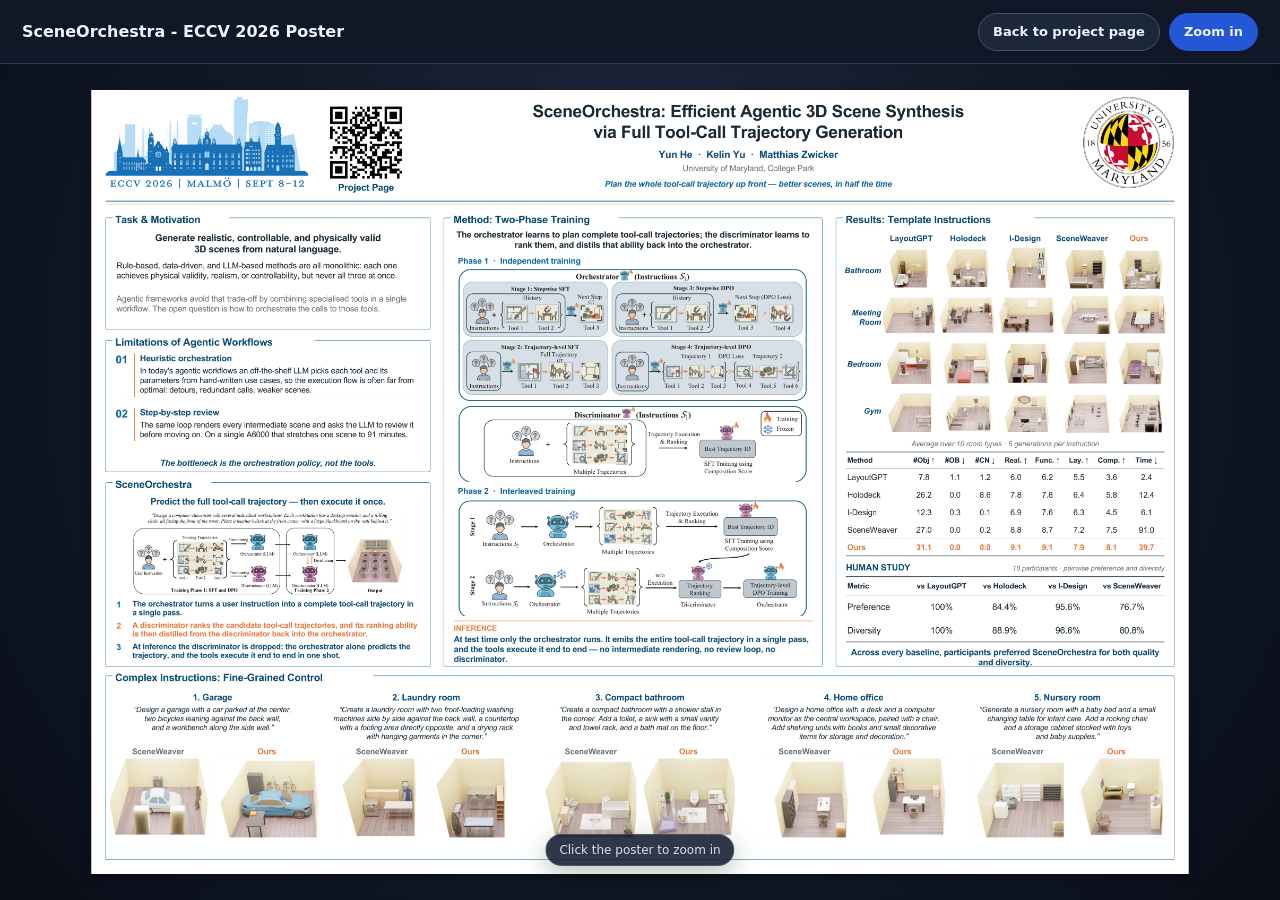
<file: poster.html>
<!doctype html>
<html lang="en">
<head>
  <meta charset="utf-8">
  <meta name="viewport" content="width=device-width, initial-scale=1">
  <meta name="description" content="SceneOrchestra - ECCV 2026 Poster">
  <title>SceneOrchestra - ECCV 2026 Poster</title>
  <style>
    :root{color-scheme:dark;--blue:#6f9cff;--line:#303a50}
    *{box-sizing:border-box}
    html,body{height:100%;margin:0}
    body{overflow:hidden;background:#0b101b;color:#eef3ff;font-family:Inter,ui-sans-serif,system-ui,-apple-system,BlinkMacSystemFont,"Segoe UI",sans-serif}
    .toolbar{position:fixed;inset:0 0 auto;z-index:10;height:64px;display:flex;align-items:center;gap:18px;padding:0 22px;background:rgba(17,24,39,.96);border-bottom:1px solid var(--line);backdrop-filter:blur(14px)}
    .title{min-width:0;font-size:16px;font-weight:800;white-space:nowrap;overflow:hidden;text-overflow:ellipsis}
    .actions{display:flex;gap:9px;margin-left:auto}
    .button{display:inline-flex;align-items:center;justify-content:center;min-height:38px;padding:8px 14px;border:1px solid #43506a;border-radius:999px;color:#eef3ff;text-decoration:none;font-size:13px;font-weight:750;background:#1d273a;cursor:pointer;font-family:inherit}
    .button.primary{background:#2457d6;border-color:#2457d6}
    .button:focus-visible{outline:2px solid var(--blue);outline-offset:2px}
    .stage{position:fixed;inset:64px 0 0;overflow:hidden;overscroll-behavior:contain;background:radial-gradient(circle at 50% 35%,#253048 0,#111827 55%,#090e18 100%)}
    /* The poster is laid out at its fitted size and then scaled about a fixed
       origin, so a zoom step is one transform and never reflows the image. */
    .poster{position:absolute;top:0;left:0;max-width:100%;max-height:100%;touch-action:none;transform-origin:0 0;display:block;background:#fff;box-shadow:0 18px 60px rgba(0,0,0,.42);cursor:zoom-in;-webkit-user-select:none;user-select:none;-webkit-user-drag:none}
    .stage.zoomed .poster{cursor:grab}
    .stage.zoomed.panning .poster{cursor:grabbing}
    .hint{position:absolute;left:50%;bottom:22px;transform:translateX(-50%);padding:8px 13px;border:1px solid rgba(148,163,184,.28);border-radius:999px;background:rgba(15,23,42,.86);box-shadow:0 8px 28px rgba(0,0,0,.26);font-size:12px;color:#d7e1f2;white-space:nowrap;pointer-events:none;transition:opacity .3s ease}
    .hint.gone{opacity:0}
    @media(max-width:680px){.toolbar{height:auto;min-height:64px;padding:10px 13px;gap:10px;flex-wrap:wrap}.title{width:100%;font-size:14px}.actions{width:100%;margin:0}.button{flex:1;padding:7px 10px}.stage{inset:112px 0 0}.hint{bottom:12px}}
    @media(prefers-reduced-motion:reduce){.hint{transition:none}}
  </style>
</head>
<body>
  <header class="toolbar">
    <div class="title">SceneOrchestra - ECCV 2026 Poster</div>
    <nav class="actions" aria-label="Poster actions">
      <a class="button" href="./">Back to project page</a>
      <button class="button primary" id="zoomToggle" type="button">Zoom in</button>
    </nav>
  </header>
  <main class="stage" id="stage">
    <picture>
      <source media="(max-width:900px)" srcset="poster-mobile.jpg?v=20260901-1">
      <img class="poster" id="poster" src="poster-full.jpg?v=20260901-1" width="8269" height="5907"
           alt="SceneOrchestra ECCV 2026 poster: task and motivation, limitations of agentic workflows, the two-phase training method, template-instruction results, and complex-instruction comparisons.">
    </picture>
    <p class="hint" id="hint">Click the poster to zoom in</p>
  </main>
  <script>
    const stage = document.getElementById('stage');
    const poster = document.getElementById('poster');
    const toggle = document.getElementById('zoomToggle');
    const hint = document.getElementById('hint');
    const ZOOM = 2.6;
    let hintTimer = 0, wasZoomedHint = null;

    let fit = 1, scale = 1, x = 0, y = 0;

    const bounds = () => {
      const w = poster.naturalWidth * scale, h = poster.naturalHeight * scale;
      const r = stage.getBoundingClientRect();
      // Centre whichever axis is smaller than the stage; clamp the other one
      // so panning can never drag the poster off its own edge.
      return {
        minX: w <= r.width ? (r.width - w) / 2 : r.width - w, maxX: w <= r.width ? (r.width - w) / 2 : 0,
        minY: h <= r.height ? (r.height - h) / 2 : r.height - h, maxY: h <= r.height ? (r.height - h) / 2 : 0,
      };
    };

    const apply = () => {
      const b = bounds();
      x = Math.min(b.maxX, Math.max(b.minX, x));
      y = Math.min(b.maxY, Math.max(b.minY, y));
      poster.style.transform = `translate(${x}px, ${y}px) scale(${scale})`;
      const zoomed = scale > fit * 1.01;
      stage.classList.toggle('zoomed', zoomed);
      toggle.textContent = zoomed ? 'Fit to screen' : 'Zoom in';
      // Say how to move around at the moment zooming makes it relevant, then
      // get the hint out of the way of the poster.
      if (zoomed !== wasZoomedHint) {
        wasZoomedHint = zoomed;
        hint.textContent = zoomed ? 'Drag or scroll to move around · Esc to fit'
                                  : 'Click the poster to zoom in';
        hint.classList.remove('gone');
        clearTimeout(hintTimer);
        hintTimer = setTimeout(() => hint.classList.add('gone'), zoomed ? 2600 : 4000);
      }
    };

    const measure = () => {
      if (!poster.naturalWidth) return;
      // Pin the layout box to the image's own pixels so `scale` below is an
      // exact ratio; until then CSS max-width keeps the un-scripted page sane.
      poster.style.maxWidth = poster.style.maxHeight = 'none';
      poster.style.width = poster.naturalWidth + 'px';
      poster.style.height = poster.naturalHeight + 'px';
      const r = stage.getBoundingClientRect();
      const pad = r.width < 700 ? 12 : 26;
      const wasZoomed = scale > fit * 1.01;
      fit = Math.min((r.width - pad * 2) / poster.naturalWidth,
                     (r.height - pad * 2) / poster.naturalHeight);
      scale = wasZoomed ? fit * ZOOM : fit;
      x = (r.width - poster.naturalWidth * scale) / 2;
      y = (r.height - poster.naturalHeight * scale) / 2;
      apply();
    };

    // Zoom about a point in stage space, keeping that point under the cursor.
    const zoomAt = (px, py, next) => {
      const k = next / scale;
      x = px - (px - x) * k;
      y = py - (py - y) * k;
      scale = next;
      apply();
    };

    const zoomTo = (px, py) => {
      const r = stage.getBoundingClientRect();
      if (scale > fit * 1.01) {
        scale = fit;
        x = (r.width - poster.naturalWidth * scale) / 2;
        y = (r.height - poster.naturalHeight * scale) / 2;
        apply();
      } else {
        zoomAt(px ?? r.width / 2, py ?? r.height / 2, fit * ZOOM);
      }
    };

    // `load` fires again when <picture> swaps sources across the 900px
    // breakpoint, and the observer catches the toolbar re-wrapping too, which
    // a window resize listener alone would miss.
    poster.addEventListener('load', measure);
    if (poster.complete) measure();
    if (window.ResizeObserver) new ResizeObserver(measure).observe(stage);
    else window.addEventListener('resize', measure);

    toggle.addEventListener('click', () => zoomTo());

    // One pointer handler covers mouse, touch and pen: a short press without
    // movement is a zoom toggle, anything further is a pan.
    let drag = null;
    poster.addEventListener('pointerdown', (e) => {
      e.preventDefault();
      drag = {id: e.pointerId, sx: e.clientX, sy: e.clientY, ox: x, oy: y, moved: false};
      poster.setPointerCapture(e.pointerId);
    });
    poster.addEventListener('pointermove', (e) => {
      if (!drag || e.pointerId !== drag.id) return;
      const dx = e.clientX - drag.sx, dy = e.clientY - drag.sy;
      if (!drag.moved && Math.hypot(dx, dy) < 5) return;
      drag.moved = true;
      stage.classList.add('panning');
      x = drag.ox + dx;
      y = drag.oy + dy;
      apply();
    });
    const endDrag = (e) => {
      if (!drag || e.pointerId !== drag.id) return;
      stage.classList.remove('panning');
      if (!drag.moved) {
        const r = stage.getBoundingClientRect();
        zoomTo(e.clientX - r.left, e.clientY - r.top);
      }
      drag = null;
    };
    poster.addEventListener('pointerup', endDrag);
    poster.addEventListener('pointercancel', endDrag);

    stage.addEventListener('wheel', (e) => {
      const r = stage.getBoundingClientRect();
      if (e.ctrlKey || e.metaKey) {           // pinch on a trackpad, or ctrl-wheel
        e.preventDefault();
        const next = Math.min(fit * 6, Math.max(fit, scale * Math.exp(-e.deltaY / 240)));
        zoomAt(e.clientX - r.left, e.clientY - r.top, next);
        return;
      }
      if (scale <= fit * 1.01) return;        // nothing to move at fit size
      // Nothing on the page scrolls, so a plain wheel or two-finger swipe is
      // only ever a request to move around the poster.
      e.preventDefault();
      x -= e.deltaX;
      y -= e.deltaY;
      apply();
    }, {passive: false});

    const ARROWS = {ArrowLeft: [1, 0], ArrowRight: [-1, 0], ArrowUp: [0, 1], ArrowDown: [0, -1]};
    window.addEventListener('keydown', (e) => {
      if (e.key === 'Escape' && scale > fit * 1.01) { zoomTo(); return; }
      const dir = ARROWS[e.key];
      if (!dir || scale <= fit * 1.01) return;
      e.preventDefault();
      const step = e.shiftKey ? 240 : 80;
      x += dir[0] * step;
      y += dir[1] * step;
      apply();
    });
  </script>
</body>
</html>
</file>
